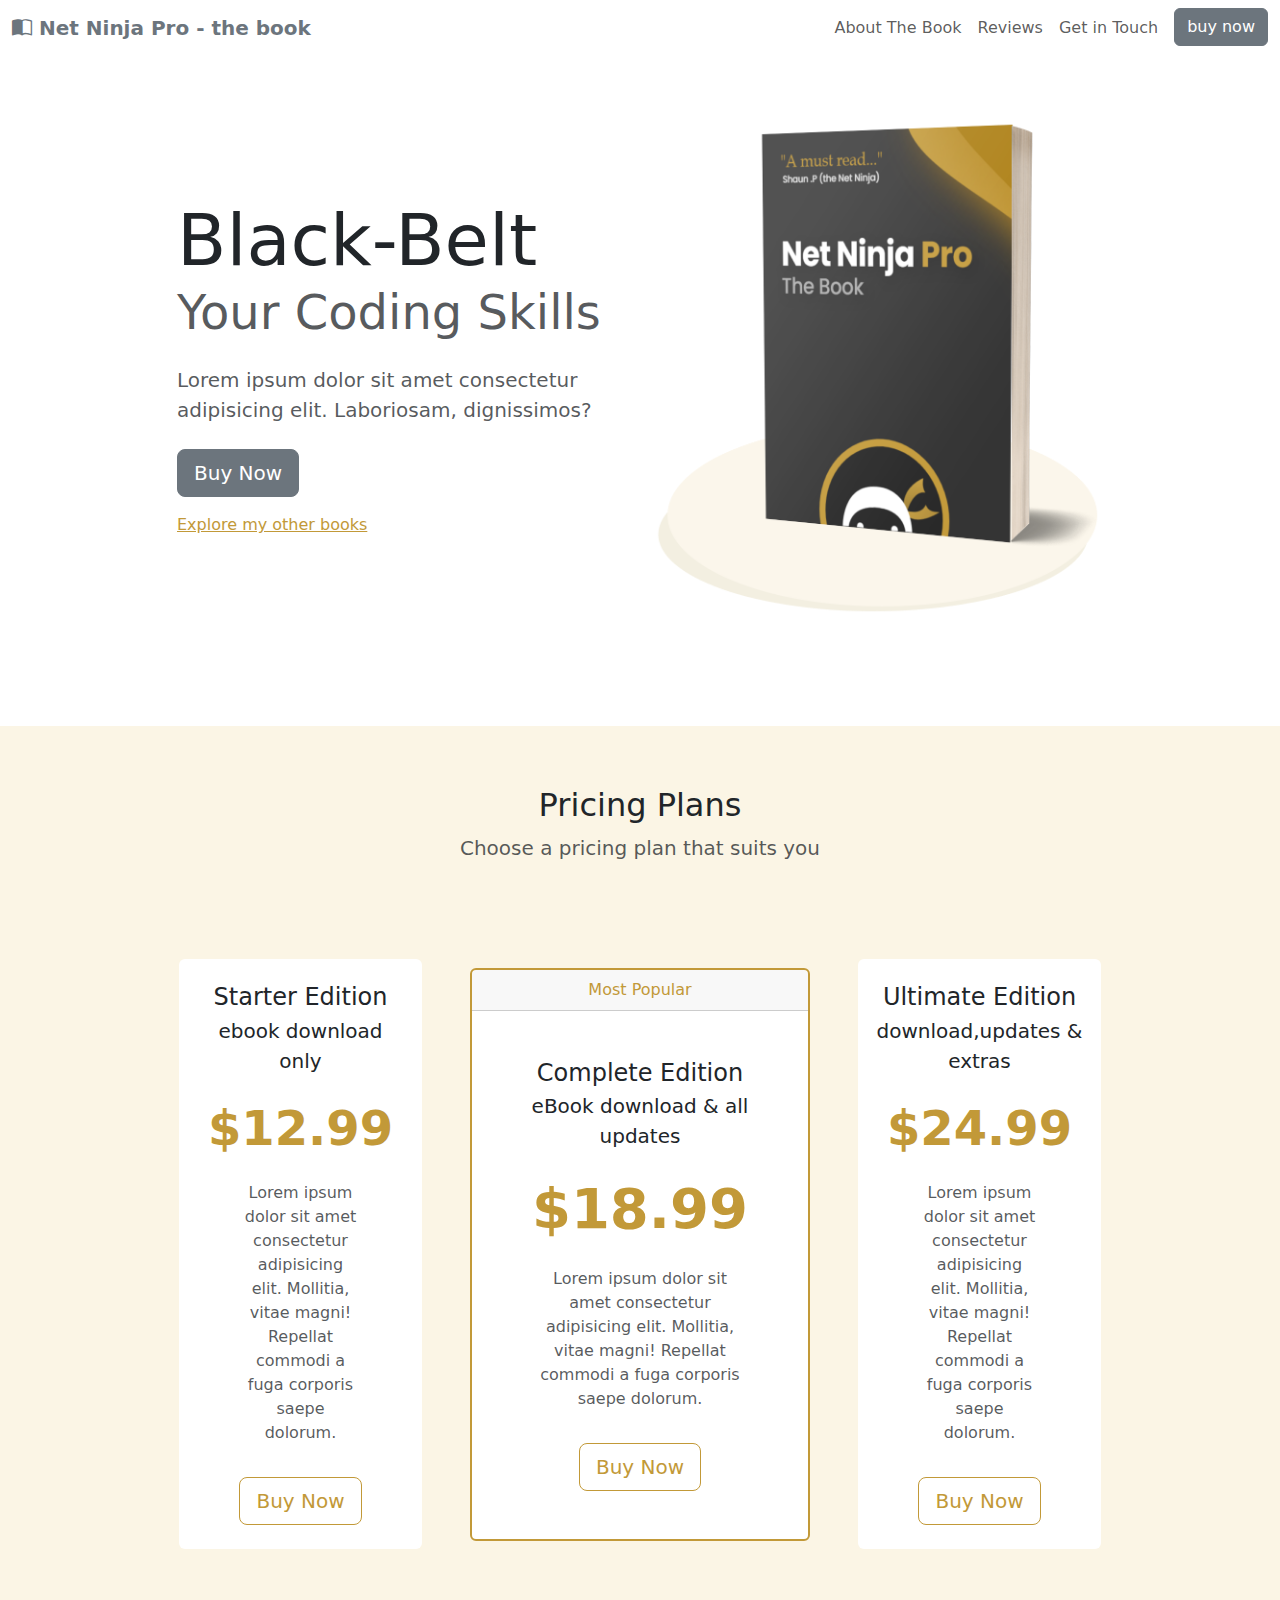
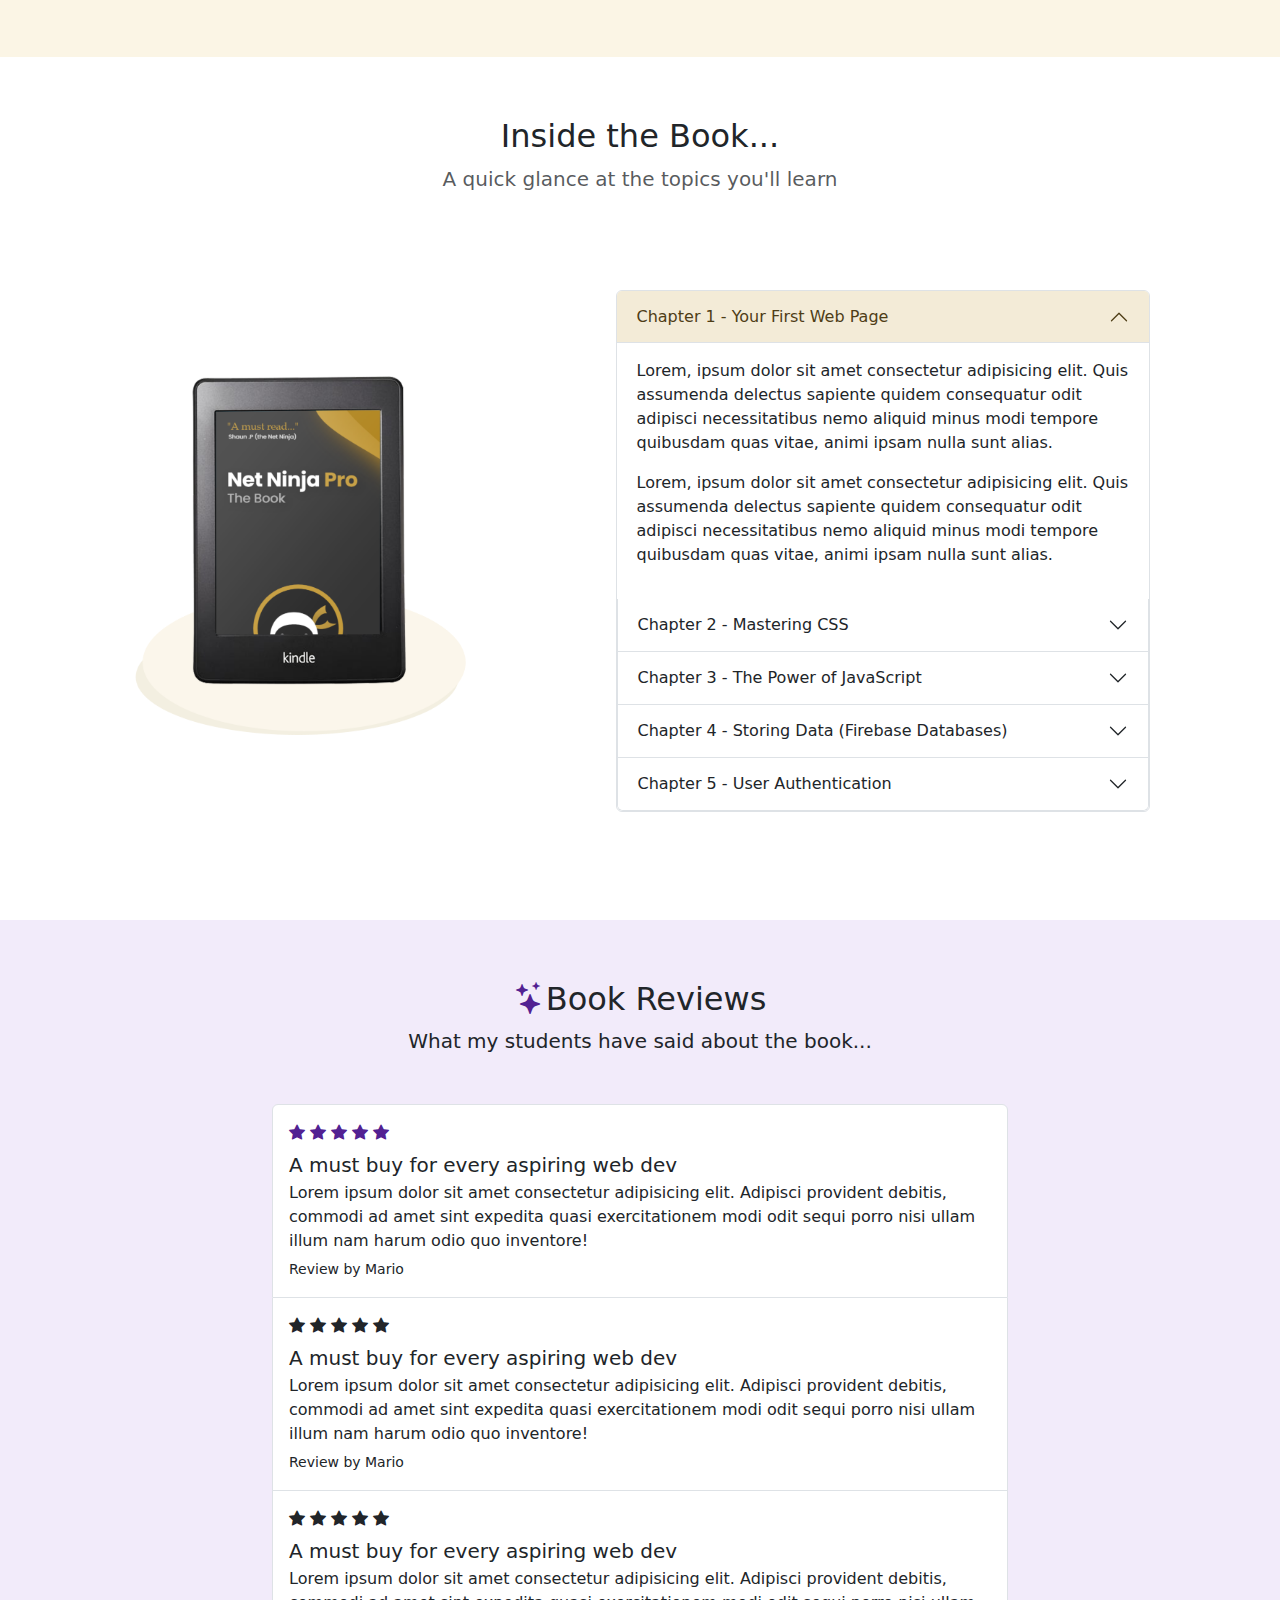
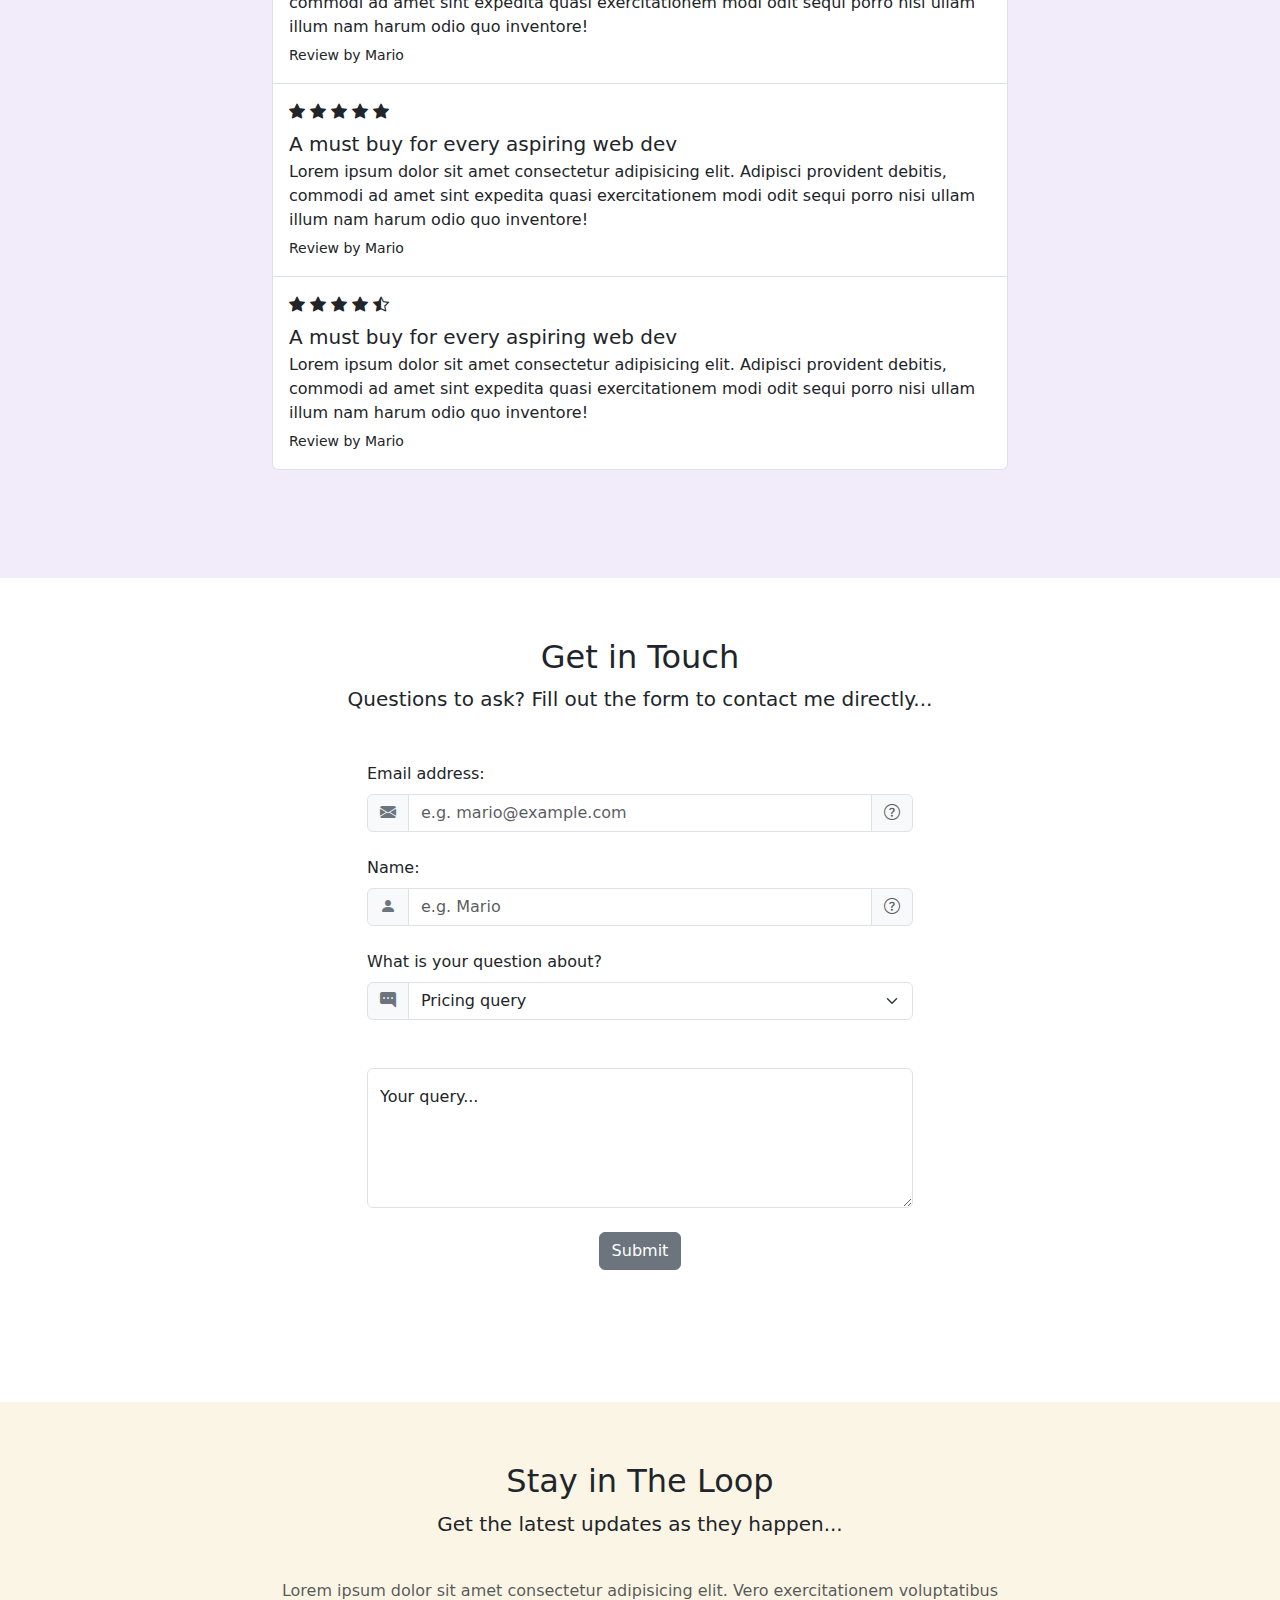
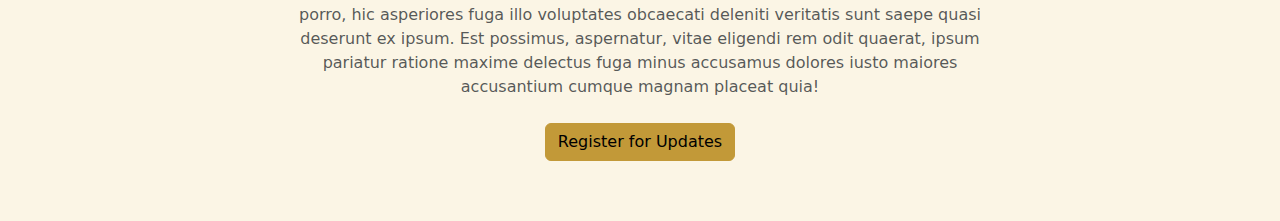
<file: index.html>
<!DOCTYPE html>
<html lang="en">
<head>
  <meta charset="UTF-8">
  <meta http-equiv="X-UA-Compatible" content="IE=edge">
  <meta name="viewport" content="width=device-width, initial-scale=1.0">
  <link href="css/main.min.css" type="text/css" rel="stylesheet">
  <link rel="stylesheet" href="https://cdn.jsdelivr.net/npm/bootstrap-icons@1.11.1/font/bootstrap-icons.css">
  <title>Net Ninja Pro - the Book</title>
  <style>
    section{
      padding: 60px 0;
    }
  </style>
</head>
<body>

  <!-- navbar -->
  <nav class=" navbar-light navbar-expand-md navbar ">
    <div class="container-xxl">
        <a href="#intro" class="navbar-brand">
            <span class="fw-bold text-secondary">
                <i class="bi bi-book-half"></i>
                Net Ninja Pro - the book
            </span>
        </a>
        <!-- toggle buttion for mobile nav-->
        <button class="navbar-toggler" type="button" data-bs-toggle="collapse"
        data-bs-target="#main-nav" aria-controls="main-nav" aria-expanded="false"
        aria-label="Toggle navigation">
        <span class="navbar-toggler-icon"></span>
        </button>

      <!-- navbar links -->
      <div class="collapse navbar-collapse justify-content-end align-center" 
        id="main-nav">
        <ul class="navbar-nav">
          <li class="nav-item">
            <a class="nav-link" href="#topics">About The Book</a>
          </li>
          <li class="nav-item">
            <a class="nav-link" href="#reviews">Reviews</a>
          </li>
          <li class="nav-item">
            <a class="nav-link" href="#contact">Get in Touch</a>
          </li>
          <li class="nav-item d-md-none">
            <a class="nav-link" href="#pricing">Pricing</a>
          </li>
          <li class="nav-item ms-2 d-none d-md-inline">
            <a class="btn btn-secondary" href="#pricing">buy now</a>
          </li>
        </ul>
      </div>
    </div>
  </nav>


  <!-- main image & intro text -->
  <section id="intro">
    <div class="container-lg">
      <div class="row g-4 justify-content-center align-items-center">
        <div class="col-md-5 text-center text-md-start">
          <h1>
            <div class="display-2">Black-Belt</div>
            <div class="display-5 text-muted">Your Coding Skills</div>
          </h1>
          <p class="lead my-4 text-muted">Lorem ipsum dolor sit amet consectetur adipisicing elit. Laboriosam, dignissimos?</p>
          <a href="#pricing" class="btn btn-secondary btn-lg">Buy Now</a>
          <!--open sidebar / off canvas -->
          <a href="#sidebar" class="d-block mt-3" data-bs-toggle="offcanvas" 
          role="button" aria-controls="sidebar">
            Explore my other books
          </a>
        </div>
        <div class="col-md-5 text-center d-none d-md-block">
            <!-- tooltip -->
            <span class="tt" data-bs-placement="bottom" title="Net Ninja Book Cover">
                <img src="assests/ebook-cover.png" class="img-fluid" alt="ebook">
            </span>
          
        </div>
      </div>
    </div>
  </section>

  <!-- pricing plans -->
  <section id="pricing" class="bg-light mt-5">
    <div class="container-lg">
        <div class="text-center">
            <h2>Pricing Plans</h2>
            <p class="lead text-muted">Choose a pricing plan that suits you</p>
        </div>
        
        <div class="row my-5 align-items-center justify-content-center g-5">
            <div class="col-8 col-lg-4 col-xl-3">
                <div class="card border-0">
                    <div class="card-body text-center py-4">
                        <h4 class="card-title">Starter Edition</h4>
                        <p class="lead card-subtitle">ebook download only</p>
                        <p class="display-5 my-4 text-primary fw-bold">$12.99</p>
                        <p class="card-text mx-5 text-muted d-none d-lg-block">Lorem ipsum dolor sit amet 
                        consectetur adipisicing elit. Mollitia, vitae magni! Repellat 
                        commodi a fuga corporis saepe dolorum.</p>
                        <a href="But" class="btn btn-outline-primary btn-lg mt-3">Buy Now</a>
                    </div>
                </div>
            </div>

            <div class="col-9 col-lg-4">
                <div class="card border-primary border-2">
                  <div class="card-header text-center text-primary">Most Popular</div>
                  <div class="card-body text-center py-5">
                    <h4 class="card-title">Complete Edition</h4>
                    <p class="lead card-subtitle">eBook download & all updates</p>
                    <p class="display-4 my-4 text-primary fw-bold">$18.99</p>
                    <p class="card-text mx-5 text-muted d-none d-lg-block">Lorem ipsum dolor sit amet 
                    consectetur adipisicing elit. Mollitia, vitae magni! Repellat 
                    commodi a fuga corporis saepe dolorum.</p>
                    <a href="#" class="btn btn-outline-primary btn-lg mt-3">
                      Buy Now
                    </a>
                  </div>
                </div>
              </div>

              <div class="col-8 col-lg-4 col-xl-3">
                <div class="card border-0">
                  <div class="card-body text-center py-4">
                    <h4 class="card-title">Ultimate Edition</h4>
                    <p class="lead card-subtitle">download,updates & extras</p>
                    <p class="display-5 my-4 text-primary fw-bold">$24.99</p>
                    <p class="card-text mx-5 text-muted d-none d-lg-block">Lorem ipsum dolor sit amet 
                    consectetur adipisicing elit. Mollitia, vitae magni! Repellat 
                    commodi a fuga corporis saepe dolorum.</p>
                    <a href="#" class="btn btn-outline-primary btn-lg mt-3">
                      Buy Now
                    </a>
                  </div>
                </div>
              </div>
        </div>
    </div>
  </section>

  <!-- topics at a glance -->
  <section id="topics">
    <div class="container-md">
        <div class="text-center">
            <h2>Inside the Book...</h2>
            <p class="lead text-muted">A quick glance at the topics you'll learn</p>
        </div>

        <div class="row my-5 g-5 justify-content-around align-items-center">
            <div class="col-6 col-lg-4">
                <img src="assests/kindle.png" class="img-fluid" alt="ebook">
            </div>

            <div class="col-lg-6">
            <!-- accordion -->
            <div class="accordion" id="chapters">
                <div class="accordion-item">
                    <h2 class="accordion-header" id="heading-1">
                        <button class="accordion-button" type="button" 
                        data-bs-toggle="collapse" data-bs-target="#chapter-1" aria-expanded="true" 
                        aria-controls="chapter-1">
                         Chapter 1 - Your First Web Page
                        </button>
                    </h2>
                    <div id="chapter-1" class="accordion-collapse collapse show" 
                    aria-labelledby="heading-1" data-bs-parent="#chapters">
                        <div class="accordion-body">
                            <p>Lorem, ipsum dolor sit amet consectetur adipisicing elit. Quis 
                            assumenda delectus sapiente quidem consequatur odit adipisci 
                            necessitatibus nemo aliquid minus modi tempore quibusdam quas vitae, 
                            animi ipsam nulla sunt alias.</p>
                            <p>Lorem, ipsum dolor sit amet consectetur adipisicing elit. 
                            Quis assumenda delectus sapiente quidem consequatur odit 
                            adipisci necessitatibus nemo aliquid minus modi tempore quibusdam quas vitae, 
                            animi ipsam nulla sunt alias.</p>
                        </div>
                </div>

                <div class="accordion-item">
                    <h2 class="accordion-header" id="heading-2">
                      <button class="accordion-button collapsed" type="button" 
                      data-bs-toggle="collapse" data-bs-target="#chapter-2" aria-expanded="false" 
                      aria-controls="chapter-2">
                        Chapter 2 - Mastering CSS
                      </button>
                    </h2>
                    <div id="chapter-2" class="accordion-collapse collapse" 
                    aria-labelledby="heading-2" data-bs-parent="#chapters">
                      <div class="accordion-body">
                        <p>Lorem, ipsum dolor sit amet consectetur adipisicing elit. Quis 
                        assumenda delectus sapiente quidem consequatur odit adipisci 
                        necessitatibus nemo aliquid minus modi tempore quibusdam quas vitae, 
                        animi ipsam nulla sunt alias.</p>
                        <p>Lorem, ipsum dolor sit amet consectetur adipisicing elit. 
                        Quis assumenda delectus sapiente quidem consequatur odit adipisci 
                        necessitatibus nemo aliquid minus modi tempore quibusdam quas vitae, 
                        animi ipsam nulla sunt alias.</p>
                      </div>
                    </div>
                  </div>
                  <div class="accordion-item">
                    <h2 class="accordion-header" id="heading-3">
                      <button class="accordion-button collapsed" type="button" data-bs-toggle="collapse" data-bs-target="#chapter-3" aria-expanded="false" aria-controls="chapter-1">
                        Chapter 3 - The Power of JavaScript
                      </button>
                    </h2>
                    <div id="chapter-3" class="accordion-collapse collapse" 
                    aria-labelledby="heading-3" data-bs-parent="#chapters">
                      <div class="accordion-body">
                        <p>Lorem, ipsum dolor sit amet consectetur adipisicing elit. 
                        Quis assumenda delectus sapiente quidem consequatur odit adipisci 
                        necessitatibus nemo aliquid minus modi tempore quibusdam quas vitae, animi ipsam nulla sunt alias.</p>
                        <p>Lorem, ipsum dolor sit amet consectetur adipisicing elit. Quis 
                        assumenda delectus sapiente quidem consequatur odit adipisci 
                        necessitatibus nemo aliquid minus modi tempore quibusdam quas vitae, 
                        animi ipsam nulla sunt alias.</p>
                      </div>
                    </div>
                  </div>
                  <div class="accordion-item">
                    <h2 class="accordion-header" id="heading-4">
                      <button class="accordion-button collapsed" type="button" 
                      data-bs-toggle="collapse" data-bs-target="#chapter-4" aria-expanded="false" 
                      aria-controls="chapter-4">
                        Chapter 4 - Storing Data (Firebase Databases)
                      </button>
                    </h2>
                    <div id="chapter-4" class="accordion-collapse collapse" 
                    aria-labelledby="heading-4" data-bs-parent="#chapters">
                      <div class="accordion-body">
                        <p>Lorem, ipsum dolor sit amet consectetur adipisicing elit. Quis 
                        assumenda delectus sapiente quidem consequatur odit adipisci 
                        necessitatibus nemo aliquid minus modi tempore quibusdam quas vitae, 
                        animi ipsam nulla sunt alias.</p>
                        <p>Lorem, ipsum dolor sit amet consectetur adipisicing elit. Quis 
                        assumenda delectus sapiente quidem consequatur odit adipisci 
                        necessitatibus nemo aliquid minus modi tempore quibusdam quas vitae, 
                        animi ipsam nulla sunt alias.</p>
                      </div>
                    </div>
                  </div>
                  <div class="accordion-item">
                    <h2 class="accordion-header" id="heading-5">
                      <button class="accordion-button collapsed" type="button" 
                      data-bs-toggle="collapse" data-bs-target="#chapter-5" aria-expanded="false" 
                      aria-controls="chapter-5">
                        Chapter 5 - User Authentication
                      </button>
                    </h2>
                    <div id="chapter-5" class="accordion-collapse collapse" 
                    aria-labelledby="heading-5" data-bs-parent="#chapters">
                      <div class="accordion-body">
                        <p>Lorem, ipsum dolor sit amet consectetur adipisicing elit. Quis 
                        assumenda delectus sapiente quidem consequatur odit adipisci 
                        necessitatibus nemo aliquid minus modi tempore quibusdam quas vitae, 
                        animi ipsam nulla sunt alias.</p>
                        <p>Lorem, ipsum dolor sit amet consectetur adipisicing elit. Quis 
                        assumenda delectus sapiente quidem consequatur odit adipisci 
                        necessitatibus nemo aliquid minus modi tempore quibusdam quas vitae, 
                        animi ipsam nulla sunt alias.</p>
                      </div>
                    </div>
                  </div>
                </div>
            </div>

        </div>
        </div>
    </div>
  </section>

  <!-- reviews list -->
  <section id="reviews" class="bg-altlight">
    <div class="container-lg">
       <div class="text-center">
        <h2><i class="bi bi-stars text-altdark"></i>Book Reviews</h2>
        <p class="lead">What my students have said about the book...</p>
       </div> 

       <div class="row justify-content-center my-5">
        <div class="col-lg-8">
            <div class="list-group">
                <div class="list-group-item py-3">
                    <div class="pb-2">
                        <i class="bi bi-star-fill text-altdark"></i>
                        <i class="bi bi-star-fill text-altdark"></i>
                        <i class="bi bi-star-fill text-altdark"></i>
                        <i class="bi bi-star-fill text-altdark"></i>
                        <i class="bi bi-star-fill text-altdark"></i>
                    </div>
                    <h5 class="mb-1">A must buy for every aspiring web dev</h5>
                    <p class="mb-1">Lorem ipsum dolor sit amet consectetur adipisicing elit. 
                    Adipisci provident debitis, commodi ad amet sint expedita quasi exercitationem 
                    modi odit sequi porro nisi ullam illum nam harum odio quo inventore!</p>
                    <small>Review by Mario</small>
                </div>
                <div class="list-group-item py-3">
                    <div class="pb-2">
                        <i class="bi bi-star-fill"></i>
                        <i class="bi bi-star-fill"></i>
                        <i class="bi bi-star-fill"></i>
                        <i class="bi bi-star-fill"></i>
                        <i class="bi bi-star-fill"></i>
                    </div>
                    <h5 class="mb-1">A must buy for every aspiring web dev</h5>
                    <p class="mb-1">Lorem ipsum dolor sit amet consectetur adipisicing elit. 
                    Adipisci provident debitis, commodi ad amet sint expedita quasi exercitationem 
                    modi odit sequi porro nisi ullam illum nam harum odio quo inventore!</p>
                    <small>Review by Mario</small>
                </div>
                <div class="list-group-item py-3">
                    <div class="pb-2">
                        <i class="bi bi-star-fill"></i>
                        <i class="bi bi-star-fill"></i>
                        <i class="bi bi-star-fill"></i>
                        <i class="bi bi-star-fill"></i>
                        <i class="bi bi-star-fill"></i>
                    </div>
                    <h5 class="mb-1">A must buy for every aspiring web dev</h5>
                    <p class="mb-1">Lorem ipsum dolor sit amet consectetur adipisicing elit. 
                    Adipisci provident debitis, commodi ad amet sint expedita quasi exercitationem 
                    modi odit sequi porro nisi ullam illum nam harum odio quo inventore!</p>
                    <small>Review by Mario</small>
                </div>
                <div class="list-group-item py-3">
                    <div class="pb-2">
                        <i class="bi bi-star-fill"></i>
                        <i class="bi bi-star-fill"></i>
                        <i class="bi bi-star-fill"></i>
                        <i class="bi bi-star-fill"></i>
                        <i class="bi bi-star-fill"></i>
                    </div>
                    <h5 class="mb-1">A must buy for every aspiring web dev</h5>
                    <p class="mb-1">Lorem ipsum dolor sit amet consectetur adipisicing elit. 
                    Adipisci provident debitis, commodi ad amet sint expedita quasi exercitationem 
                    modi odit sequi porro nisi ullam illum nam harum odio quo inventore!</p>
                    <small>Review by Mario</small>
                </div>
                <div class="list-group-item py-3">
                    <div class="pb-2">
                        <i class="bi bi-star-fill"></i>
                        <i class="bi bi-star-fill"></i>
                        <i class="bi bi-star-fill"></i>
                        <i class="bi bi-star-fill"></i>
                        <i class="bi bi-star-half"></i>
                    </div>
                    <h5 class="mb-1">A must buy for every aspiring web dev</h5>
                    <p class="mb-1">Lorem ipsum dolor sit amet consectetur adipisicing elit. 
                    Adipisci provident debitis, commodi ad amet sint expedita quasi exercitationem 
                    modi odit sequi porro nisi ullam illum nam harum odio quo inventore!</p>
                    <small>Review by Mario</small>
                </div>
            </div>
        </div>
       </div>
    </div> 
  </section>

  <!-- contact form -->
  <!-- form-control, form-label, form-select, input-group, input-group-text -->
  <section id="contact">
    <div class="container-lg">
        <div class="text-center">
            <h2>Get in Touch</h2>
            <p class="lead">Questions to ask? Fill out the form to contact me directly...</p>
          </div>
          <div class="row justify-content-center my-5">
            <div class="col-lg-6">
              
              <form>
                <label for="email" class="form-label">Email address:</label>
                <div class="input-group mb-4">
                  <span class="input-group-text">
                    <i class="bi bi-envelope-fill text-secondary"></i>
                  </span>
                  <input type="email" id="email" class="form-control" placeholder="e.g. mario@example.com" />
                  <!-- tooltip -->
                  <span class="input-group-text">
                    <span class="tt" data-bs-placement="bottom" title="Enter an email address we can reply to">
                    <i class="bi bi-question-circle text-muted"></i>
                    </span>
                  </span>
                </div>


                <label for="name" class="form-label">Name:</label>
                <div class="mb-4 input-group">
                  <span class="input-group-text">
                    <i class="bi bi-person-fill text-secondary"></i>
                  </span>
                  <input type="text" id="name" class="form-control" placeholder="e.g. Mario" />
                  <!-- tooltip -->
                  <span class="input-group-text">
                    <span class="tt" data-bs-placement="bottom" title="Pretty self explanatory really...">
                    <i class="bi bi-question-circle text-muted"></i>
                    </span>
                  </span>
                </div>


                <label for="subject" class="form-label">What is your question about?</label>
                <div class="mb-4 input-group">
                  <span class="input-group-text">
                    <i class="bi bi-chat-right-dots-fill text-secondary"></i>
                  </span>
                  <select class="form-select" id="subject">
                    <option value="pricing" selected>Pricing query</option>
                    <option value="content">Content query</option>
                    <option value="other">Other query</option>
                  </select>
                </div>
                <div class="mb-4 mt-5 form-floating">
                  <textarea class="form-control" id="query" style="height: 140px" placeholder="query"></textarea>
                  <label for="query">Your query...</label>
                </div>
                <div class="mb-4 text-center">
                  <button type="submit" class="btn btn-secondary">Submit</button>
                </div>
              </form>
            </div>
          </div>
    </div>
  </section>

  <!-- get updates / modal trigger -->
  <section class="bg-light">
    <div class="container">
        <div class="text-center">
            <h2>Stay in The Loop</h2>
            <p class="lead">Get the latest updates as they happen...</p>
        </div>
        <div class="row justify-content-center">
            <div class="col-md-8 text-center">
                <p class="text-muted my-4">Lorem ipsum dolor sit amet consectetur adipisicing 
                    elit. Vero exercitationem voluptatibus porro, hic asperiores fuga illo 
                    voluptates obcaecati deleniti veritatis sunt saepe quasi deserunt ex ipsum. Est 
                    possimus, aspernatur, vitae eligendi rem odit quaerat, ipsum pariatur ratione 
                    maxime delectus fuga minus accusamus dolores iusto maiores accusantium cumque 
                    magnam placeat quia!</p>
                <button class="btn btn-primary" data-bs-toggle="modal" 
                data-bs-target="#reg-modal">
                  Register for Updates
                </button>
            </div>
        </div>
    </div>
  </section>


  <!-- modal itself -->
  <div class="modal fade" id="reg-modal" tabindex="-1" aria-labelledby="modal-title" 
  aria-hidden="true">
    <div class="modal-dialog">
        <div class="modal-content">
            <div class="modal-header">
                <h5 class="modal-title" id="modal-title">Get the Latest Updates</h5>
                <button type="button" class="btn-close" data-bs-dismiss="modal" 
                aria-label="Close"></button>
            </div>
            <div class="model-body">
                <p>Lorem ipsum dolor sit amet consectetur, 
                adipisicing elit. Molestiae minima nam eius, sequi dolorum repellendus 
                possimus sed sapiente molestias dignissimos ipsum qui debitis nesciunt 
                atque ratione! Dolore excepturi tempora saepe.</p>
                <label for="model-email" class="form-label">Your email address</label>
                <input type="text" class="form-control" id="modal-email" placeholder="e.g. 
                mario@example.com">
            </div>
            <div class="modal-footer">
                <button class="btn btn-primary">Submit</button>
            </div>
        </div>
    </div>
  </div>

   <!-- side panel / offcanvas -->
   <div class="offcanvas offcanvas-start" tabindex="-1" id="sidebar" 
   aria-labelledby="sidebar-label">
    <div class="offcanvas-header">
      <h5 class="offcanvas-title" id="sidebar-label">My Other Books</h5>
      <button type="button" class="btn-close" data-bs-dismiss="offcanvas" 
      aria-label="Close"></button>
    </div>
    <div class="offcanvas-body">
      <p>Lorem, ipsum dolor sit amet consectetur adipisicing elit. 
      In minima ducimus excepturi quasi tempore fugit quis voluptatibus 
      aut error possimus, tenetur natus magni quam voluptatem quae eligendi 
      repudiandae delectus eaque!</p>
      <!-- dropdown -->
      <div class="dropdown mt-3">
        <button class="btn btn-secondary dropdown-toggle" type="button" id="book-dropdown" data-bs-toggle="dropdown">
          Choose a book title
        </button>
        <ul class="dropdown-menu" aria-labelledby="book-dropdown">
          <li><a class="dropdown-item" href="#">Become a React Superhero</a></li>
          <li><a class="dropdown-item" href="#">Conquering Vue.js</a></li>
          <li><a class="dropdown-item" href="#">Levelling up Your Next.js</a></li>
        </ul>
      </div>
    </div>
  </div>
  
  <script src="https://cdn.jsdelivr.net/npm/bootstrap@5.0.1/dist/js/bootstrap.bundle.min.js" integrity="sha384-gtEjrD/SeCtmISkJkNUaaKMoLD0//ElJ19smozuHV6z3Iehds+3Ulb9Bn9Plx0x4" crossorigin="anonymous"></script>
  <script>
    const tooltips = document.querySelectorAll('.tt')
    tooltips.forEach(t => {
      new bootstrap.Tooltip(t)
    })
  </script>
</body>
</html>
</file>
